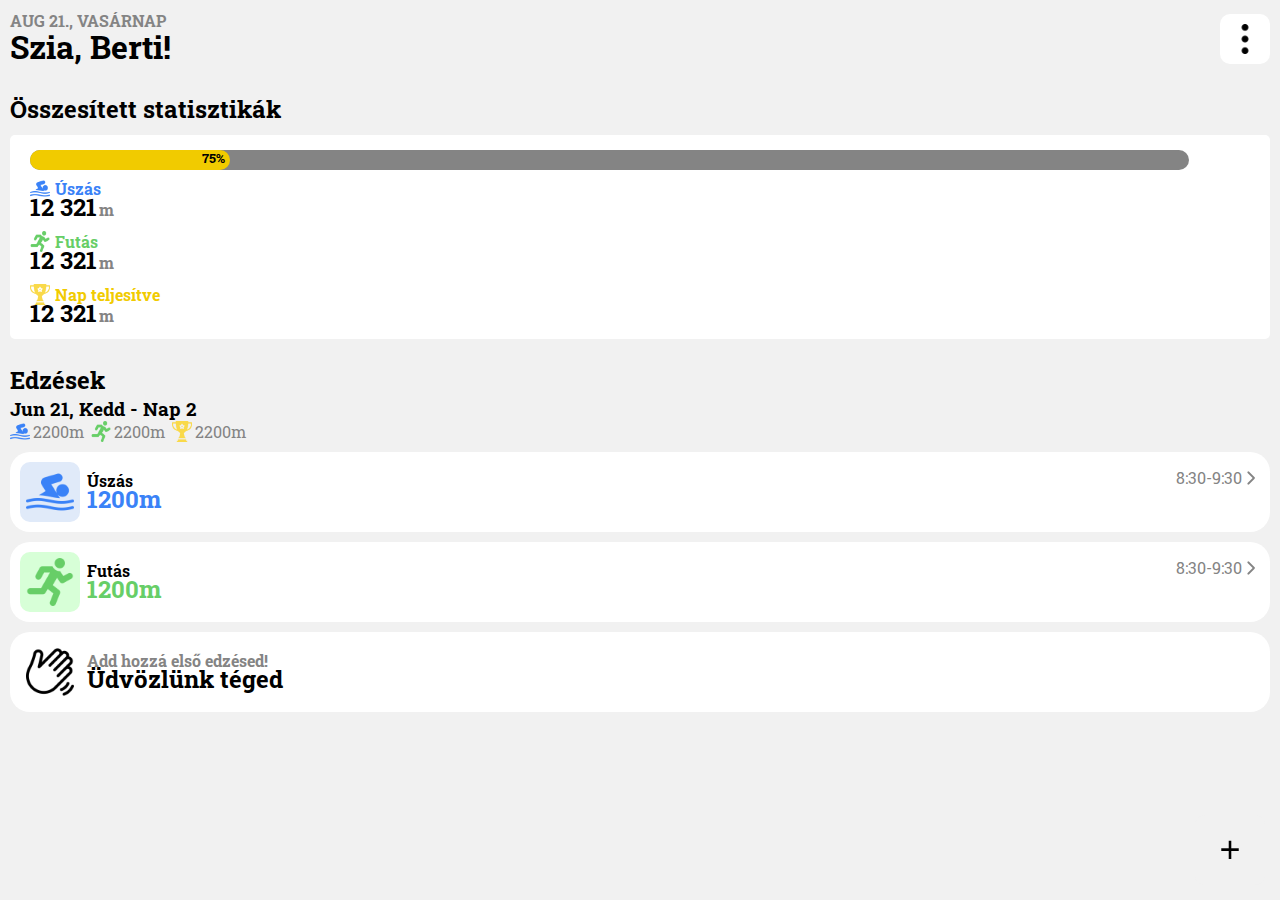
<file: Edzes/index.html>
<!DOCTYPE html>
<html lang="en">
  <head>
    <meta charset="UTF-8" />
    <meta http-equiv="X-UA-Compatible" content="IE=edge" />
    <meta name="viewport" content="width=device-width, initial-scale=1.0" />
    <link rel="stylesheet" href="style.css" />
    <link rel="preconnect" href="https://fonts.googleapis.com" />
    <link rel="preconnect" href="https://fonts.gstatic.com" crossorigin />
    <link
      href="https://fonts.googleapis.com/css2?family=Roboto+Slab:wght@400;700&display=swap"
      rel="stylesheet"
    />
    <title>Vizilabda ALkalmazás</title>
  </head>
  <body>
    <nav>
      <div class="left-nav">
        <p>AUG 21., VASÁRNAP</p>
        <h1 id="welcome">Szia, Berti!</h1>
      </div>
      <div class="right-nav">
        <button type="submit" data-id="settingsOpenBtn">
          <img
            class="button-icon"
            src="images/three-dot.png"
            alt="Three Dot menu"
          />
        </button>
      </div>
    </nav>
    <main>
      <div class="all-time-stats">
        <h2>Összesített statisztikák</h2>
        <div class="all-time-stats-conatiner">
          <div class="progress-bar-container">
            <div class="progress-bar">
              <p>75%</p>
            </div>
          </div>
          <div class="stat">
            <div class="stat-type">
              <img
                class="all-time-stat-icon"
                src="images/simmingIcon.png"
                alt="Swimming Icon"
              />
              <p class="stat-description blue">Úszás</p>
            </div>
            <div class="stat-data">
              <p class="stat-number">12 321</p>
              <p class="stat-unit">m</p>
            </div>
          </div>
          <div class="stat">
            <div class="stat-type">
              <img
                class="all-time-stat-icon"
                src="images/runIcon.png"
                alt="Run Icon"
              />
              <p class="stat-description green">Futás</p>
            </div>
            <div class="stat-data">
              <p class="stat-number">12 321</p>
              <p class="stat-unit">m</p>
            </div>
          </div>
          <div class="stat">
            <div class="stat-type">
              <img
                class="all-time-stat-icon"
                src="images/trophyIcon.png"
                alt="Trophy Icon"
              />
              <p class="stat-description yellow">Nap teljesítve</p>
            </div>
            <div class="stat-data">
              <p class="stat-number">12 321</p>
              <p class="stat-unit">m</p>
            </div>
          </div>
        </div>
      </div>
      <div class="wourkouts">
        <h2>Edzések</h2>
        <div class="session-container" data-id="sessionContainer">
          <div class="session">
            <h3>Jun 21, Kedd - Nap 2</h3>
            <div class="session-stats">
              <div class="session-stat">
                <img
                  class="session-stat-icon"
                  src="images/simmingIcon.png"
                  alt="swimming icon"
                />
                <p>2200m</p>
              </div>
              <div class="session-stat">
                <img
                  class="session-stat-icon"
                  src="images/runIcon.png"
                  alt="swimming icon"
                />
                <p>2200m</p>
              </div>
              <div class="session-stat">
                <img
                  class="session-stat-icon"
                  src="images/trophyIcon.png"
                  alt="swimming icon"
                />
                <p>2200m</p>
              </div>
            </div>
            <div class="segment">
              <div class="segment-left">
                <img
                  class="segment-icon blue-bg"
                  src="images/simmingIcon.png"
                  alt="swimming icon"
                />
                <div class="segment-info">
                  <p class="segment-tpye">Úszás</p>
                  <p class="segment-number blue">1200m</p>
                </div>
              </div>
              <div class="segment-right">
                <p class="time">8:30-9:30</p>
                <img src="images/arrow.png" alt="arrow" />
              </div>
            </div>
            <div class="segment">
              <div class="segment-left">
                <img
                  class="segment-icon green-bg"
                  src="images/runIcon.png"
                  alt="running icon"
                />
                <div class="segment-info">
                  <p class="segment-tpye">Futás</p>
                  <p class="segment-number green">1200m</p>
                </div>
              </div>
              <div class="segment-right">
                <p class="time">8:30-9:30</p>
                <img src="images/arrow.png" alt="arrow" />
              </div>
            </div>
          </div>
        </div>
      </div>
      <button id="floatingActionBtn" data-id="addWorkoutBtn">+</button>
      <div id="add-workout" data-id="addWourkoutOverlay" class="hidden">
        <div class="header-container">
          <h2>Edzés hozzáadása</h2>
          <button data-id="addWourkoutCloseBtn">
            <img src="images/close.png" alt="x icon" />
          </button>
        </div>
        <div class="add-workout-form">
          <div id="workout-type-selector" class="form-item">
            <p>Edzés típusa</p>
            <div class="btn-choice">
              <button class="blue action-btn" data-id="workoutTypeSwimmingBtn">
                <img
                  class="btn-icon"
                  src="images/simmingIcon.png"
                  alt="Swimming Icon"
                />
                <p>Úszás</p>
              </button>
              <button class="green action-btn" data-id="workoutTypeTerrainBtn">
                <img class="btn-icon" src="images/runIcon.png" alt="Run Icon" />
                <p>Szárazföldi</p>
              </button>
            </div>
          </div>
          <div
            id="activty-type-selector"
            class="form-item"
            data-id="activtyTpyeSelectorContainer"
          >
            <p>Edzés fajta</p>
            <div class="btn-choice">
              <button
                class="green action-btn"
                data-id="activityTypeStrengthBtn"
              >
                <img
                  class="btn-icon"
                  src="images/dumbellIocn.png"
                  alt="Szárazföldi"
                />
                <p>Szárazföldi</p>
              </button>
              <button class="green action-btn" data-id="activityTypeRunningBtn">
                <img class="btn-icon" src="images/runIcon.png" alt="Run Icon" />
                <p>Futás</p>
              </button>
            </div>
          </div>
          <div id="stat" class="form-item">
            <p>Teljesítmény</p>
            <div class="textbox-with-unit">
              <input type="tel" name="stat" data-id="newWorkoutStatBox" />
              <p>m</p>
            </div>
          </div>
          <div id="time-date" class="form-item">
            <p>Időpont</p>
            <div class="multiple-textbox">
              <input
                type="date"
                name="date"
                id="date"
                data-id="newWorkoutDateBox"
              />
              <div class="combined-textbox">
                <input
                  type="time"
                  name="startTime"
                  id="endTime"
                  data-id="newWorkoutStartTimeBox"
                />
                <p>-</p>
                <input
                  type="time"
                  name="endTime"
                  id="endTime"
                  data-id="newWorkoutEndTimeBox"
                />
              </div>
            </div>
          </div>
        </div>
        <button id="add-workout-btn" data-id="addInputedWorkoutBtn">
          Hozzáadás
        </button>
      </div>
      <div class="modal-background hidden" data-id="settingsModal">
        <div class="modal-content">
          <div class="header-container">
            <h2>Beállítások</h2>
            <button data-id="settingsModalCloseBtn">
              <img src="images/close.png" alt="x icon" />
            </button>
          </div>
          <div class="settings-options">
            <p>Adatok importálása</p>
            <button class="action-btn" data-id="settingsImportDataBtn">
              Inport
            </button>
            <p>Adatok exportálása</p>
            <button class="action-btn" data-id="settingsExportDataBtn">
              Export
            </button>
          </div>
        </div>
      </div>
    </main>
    <script src="script.js"></script>
  </body>
</html>
</file>
<file: Edzes/style.css>
/* Basic CSS reset and font */
html {
  box-sizing: border-box;
  font-size: 16px;
  font-family: "Roboto Slab", serif;
}

*,
*:before,
*:after {
  box-sizing: inherit;
}

body,
h1,
h2,
h3,
h4,
h5,
h6,
p,
ol,
ul {
  margin: 0;
  padding: 0;
  font-weight: normal;
}

ol,
ul {
  list-style: none;
}

img {
  max-width: 100%;
  height: auto;
}

/* Aplicaiton styles */

h1,
h2,
h3 {
  font-weight: bold;
}

h2 {
  margin-top: 25px;
}

h1 {
  font-size: 2rem;
}

body {
  background-color: #f1f1f1;
  margin: 10px 10px 10px 10px;
}

:root {
  --blue: #3a82f7;
  --yellow: #f1cb00;
  --grey: #848484;
  --green: #67ce67;
  --light-blue: #e0eaf9;
  --light-green: #d7ffd7;
}

/* Nav styles */

nav {
  display: flex;
  justify-content: space-between;
  align-items: center;
}

nav p {
  font-weight: bold;
  color: var(--grey);
}

#welcome {
  margin-top: -6px;
}

nav button img {
  width: 30px;
}

nav button {
  padding: 10px;
  background-color: white;
  border: none;
  border-radius: 10px;
  width: 50px;
  height: 50px;
}

/* All time stats */

.all-time-stats-conatiner {
  background-color: white;
  border-radius: 5px;
  padding: 15px 20px 10px 20px;
  margin: 10px 0px 10px 0px;
}

/* Progress bar */
.progress-bar-container {
  width: 95%;
  height: 20px;
  background-color: var(--grey);
  border-radius: 10px;
}

.progress-bar {
  width: 200px;
  height: 20px;
  background-color: var(--yellow);
  border-radius: 10px;
}

.progress-bar p {
  text-align: end;
  margin-right: 5px;
  font-size: 0.8rem;
  font-weight: bold;
}

.stat-type,
.stat-data {
  display: flex;
}

.stat-type {
  gap: 5px;
}

.all-time-stat-icon {
  width: 20px;
}

.stat-data {
  gap: 2px;
  margin-top: -8px;
  align-items: baseline;
}

.stat-number {
  font-weight: bold;
  font-size: 1.5rem;
}

.stat-unit {
  color: var(--grey);
  font-weight: bold;
}

.stat-description {
  font-weight: bold;
}

.stat {
  margin: 8px 0px 0px 0px;
}

/* Session stats */

.session-stats,
.session-stat {
  display: flex;
}

.session-stats {
  gap: 7px;
}

.session-stat {
  gap: 3px;
}

.session-stat p {
  color: var(--grey);
}

.session-stat-icon {
  width: 20px;
}

/* Segment */
.segment {
  background-color: white;
  border-radius: 20px;
  padding: 10px;
  display: flex;
  justify-content: space-between;
  align-items: start;
  margin: 10px 0px 10px 0px;
}

.segment-left,
.segment-right {
  display: flex;
  align-items: center;
}

.segment-left {
  gap: 7px;
}

.segment-right {
  gap: 5px;
  margin: 5px;
}

.segment-icon {
  width: 60px;
  padding: 6px;
  border-radius: 10px;
}

.segment-tpye,
.segment-number {
  font-weight: bold;
}

.segment-number {
  font-size: 1.5rem;
  margin-top: -8px;
}

.time {
  color: var(--grey);
}

/* DEV */

.non-final {
  color: red;
}

/* Floating Action button */
#floatingActionBtn {
  position: fixed;
  bottom: 15px;
  right: 15px;
  width: 70px;
  height: 70px;
  border-radius: 10px;
  border: none;
  font-size: 36px;
  text-align: center;
  padding: 5px 0;
  color: black;
  background: #f1f1f180;
  -webkit-backdrop-filter: blur(5px);
  backdrop-filter: blur(5px);
}

/* Add wourkout ui */
/* Header and background */

#add-workout {
  background: #f1f1f1af;
  -webkit-backdrop-filter: blur(25px);
  backdrop-filter: blur(25px);
  border-radius: 26px 26px 0px 0px;
  padding: 15px 20px 15px 20px;
  position: absolute;
  width: 100vw;
  bottom: 0px;
  border: 4px solid #84848450;
  position: absolute;
  left: 0;
  right: 0;
  margin: 0 auto;
}

.header-container h2 {
  margin: 0px;
}

.header-container button {
  background-color: transparent;
  border: none;
}

.header-container button img {
  width: 30px;
  padding: 5px;
}

.header-container {
  display: flex;
  justify-content: space-between;
  align-items: stretch;
}

/* Add wourkout form */
.add-workout-form button {
  background-color: white;
  border: none;
  display: flex;
  justify-content: center;
  gap: 5px;
  padding: 15px;
  border-radius: 10px;
  align-items: center;
}

.add-workout-form .btn-icon {
  width: 24px;
}

.btn-choice {
  display: flex;
  gap: 10px;
}

.btn-choice button {
  flex-grow: 1;
  flex-basis: 0;
}

.btn-choice p {
  font-weight: bold;
  font-size: 16px;
}

.form-item {
  margin-bottom: 8px;
}

.add-workout-form input {
  background: #ffffff;
  border: 1px solid #848484;
  border-radius: 5px;
  height: 40px;
  color: var(--grey);
  font-weight: bold;
  font-size: 16px;
}

.add-workout-form input[type="tel"] {
  max-width: 40%;
}

.textbox-with-unit {
  display: flex;
  align-items: end;
  gap: 5px;
}

.multiple-textbox {
  display: flex;
  justify-content: space-between;
  gap: 10px;
}

.multiple-textbox input {
  flex-grow: 1;
  flex-basis: 0;
}

.combined-textbox {
  display: flex;
  gap: 5px;
  align-items: center;
  width: 50%;
}

#add-workout-btn {
  margin-top: 10px;
  width: 100%;
  font-size: 16px;
  font-weight: bold;
  border: none;
  padding: 15px 10px 15px 10px;
  border-radius: 10px;
  color: black;
  background-color: white;
}

/* Settings menu (modal) */

.modal-background {
  position: fixed; /* Stay in place */
  z-index: 1; /* Sit on top */
  left: 0;
  top: 0;
  width: 100%; /* Full width */
  height: 100%; /* Full height */
  overflow: auto; /* Enable scroll if needed */
  background-color: rgb(0, 0, 0); /* Fallback color */
  background-color: rgba(0, 0, 0, 0.4); /* Black w/ opacity */
}

.modal-content {
  background-color: #fefefe;
  margin: 15% auto; /* 15% from the top and centered */
  padding: 20px;
  border: 1px solid #888;
  width: 80%; /* Could be more or less, depending on screen size */
  border-radius: 10px;
}

.modal-content .settings-options button {
  margin-top: 2px;
  margin-bottom: 6px;
  border: none;
  display: flex;
  justify-content: center;
  gap: 5px;
  padding: 10px;
  border-radius: 10px;
  align-items: center;
}

/* Utility styles */

.blue {
  color: var(--blue);
}

.yellow {
  color: var(--yellow);
}

.green {
  color: var(--green);
}

.green-bg {
  background-color: var(--light-green);
}

.blue-bg {
  background-color: var(--light-blue);
}

.grey {
  color: var(--grey);
}

.hidden {
  display: none;
}

.selected {
  border: 2px solid rgb(86, 86, 86) !important;
}
</file>
